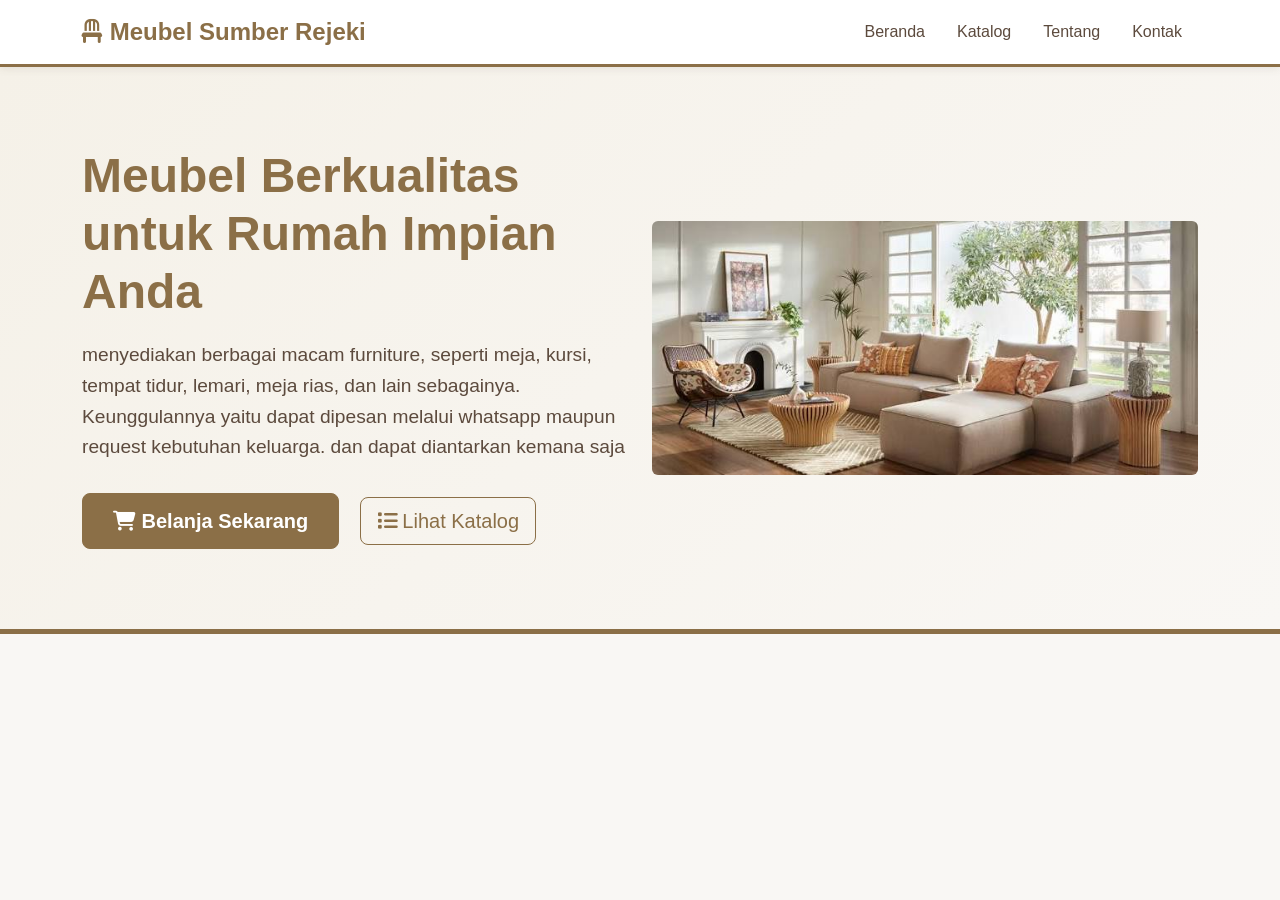
<file: index.html>
<!DOCTYPE html>
<html lang="id">
<head>
    <meta charset="UTF-8">
    <meta name="viewport" content="width=device-width, initial-scale=1.0">
    <title>Meubel Sumber Rejeki</title>

    <link href="https://cdn.jsdelivr.net/npm/bootstrap@5.3.0/dist/css/bootstrap.min.css" rel="stylesheet">
    <link rel="stylesheet" href="https://cdnjs.cloudflare.com/ajax/libs/font-awesome/6.4.0/css/all.min.css">

    <!-- CSS Eksternal -->
    <link rel="stylesheet" href="asset/css/style.css">
    <!-- Google tag (gtag.js) -->
<script async src="https://www.googletagmanager.com/gtag/js?id=G-TJ70CVEC40"></script>
<script>
  window.dataLayer = window.dataLayer || [];
  function gtag(){dataLayer.push(arguments);}
  gtag('js', new Date());

  gtag('config', 'G-TJ70CVEC40');
</script>
</head>
<body>

    <!-- Navbar -->
    <nav class="navbar navbar-expand-lg navbar-light">
        <div class="container">
            <a class="navbar-brand" href="index.html">
                <i class="fas fa-chair"></i> Meubel Sumber Rejeki
            </a>

            <button class="navbar-toggler" type="button" data-bs-toggle="collapse" data-bs-target="#navbarNav">
                <span class="navbar-toggler-icon"></span>
            </button>

            <div class="collapse navbar-collapse" id="navbarNav">
                <ul class="navbar-nav ms-auto">
                    <li class="nav-item">
                        <a class="nav-link" href="index.html">Beranda</a>
                    </li>
                    <li class="nav-item">
                        <a class="nav-link" href="kategori/kategori.html">Katalog</a>
                    </li>
                    <li class="nav-item">
                        <a class="nav-link" href="#tentang">Tentang</a>
                    </li>
                    <li class="nav-item">
                        <a class="nav-link" href="#kontak">Kontak</a>
                    </li>
                </ul>
            </div>
        </div>
    </nav>

    <!-- Hero Section -->
    <div class="hero">
        <div class="container">
            <div class="row align-items-center">

                <div class="col-lg-6">
                    <h1>Meubel Berkualitas untuk Rumah Impian Anda</h1>

                    <p>
                        menyediakan berbagai macam furniture, seperti meja, kursi, tempat tidur, lemari, meja rias, dan lain sebagainya. 
                        Keunggulannya yaitu dapat dipesan melalui whatsapp maupun request kebutuhan keluarga. dan dapat diantarkan kemana saja
                    </p>

                    <a href="kategori/kategori.html" class="btn btn-primary btn-lg me-3">
                        <i class="fas fa-shopping-cart"></i>
                        Belanja Sekarang
                    </a>

                    <a href="#katalog" class="btn btn-outline-primary btn-lg">
                        <i class="fas fa-list"></i>
                        Lihat Katalog
                    </a>
                </div>

                <div class="col-lg-6">
                    <img src="asset/images/hero.jpg"
                         alt="Meubel Sumber Rejeki"
                         class="img-fluid rounded">
                </div>

            </div>
        </div>
    </div>

    <!-- LANJUTKAN DENGAN PRODUK UNGGULAN,
         KATEGORI, TENTANG, KONTAK,
         DAN FOOTER YANG SUDAH KAMU PUNYA -->

    <script src="https://cdn.jsdelivr.net/npm/bootstrap@5.3.0/dist/js/bootstrap.bundle.min.js"></script>

</body>
</html>
</file>
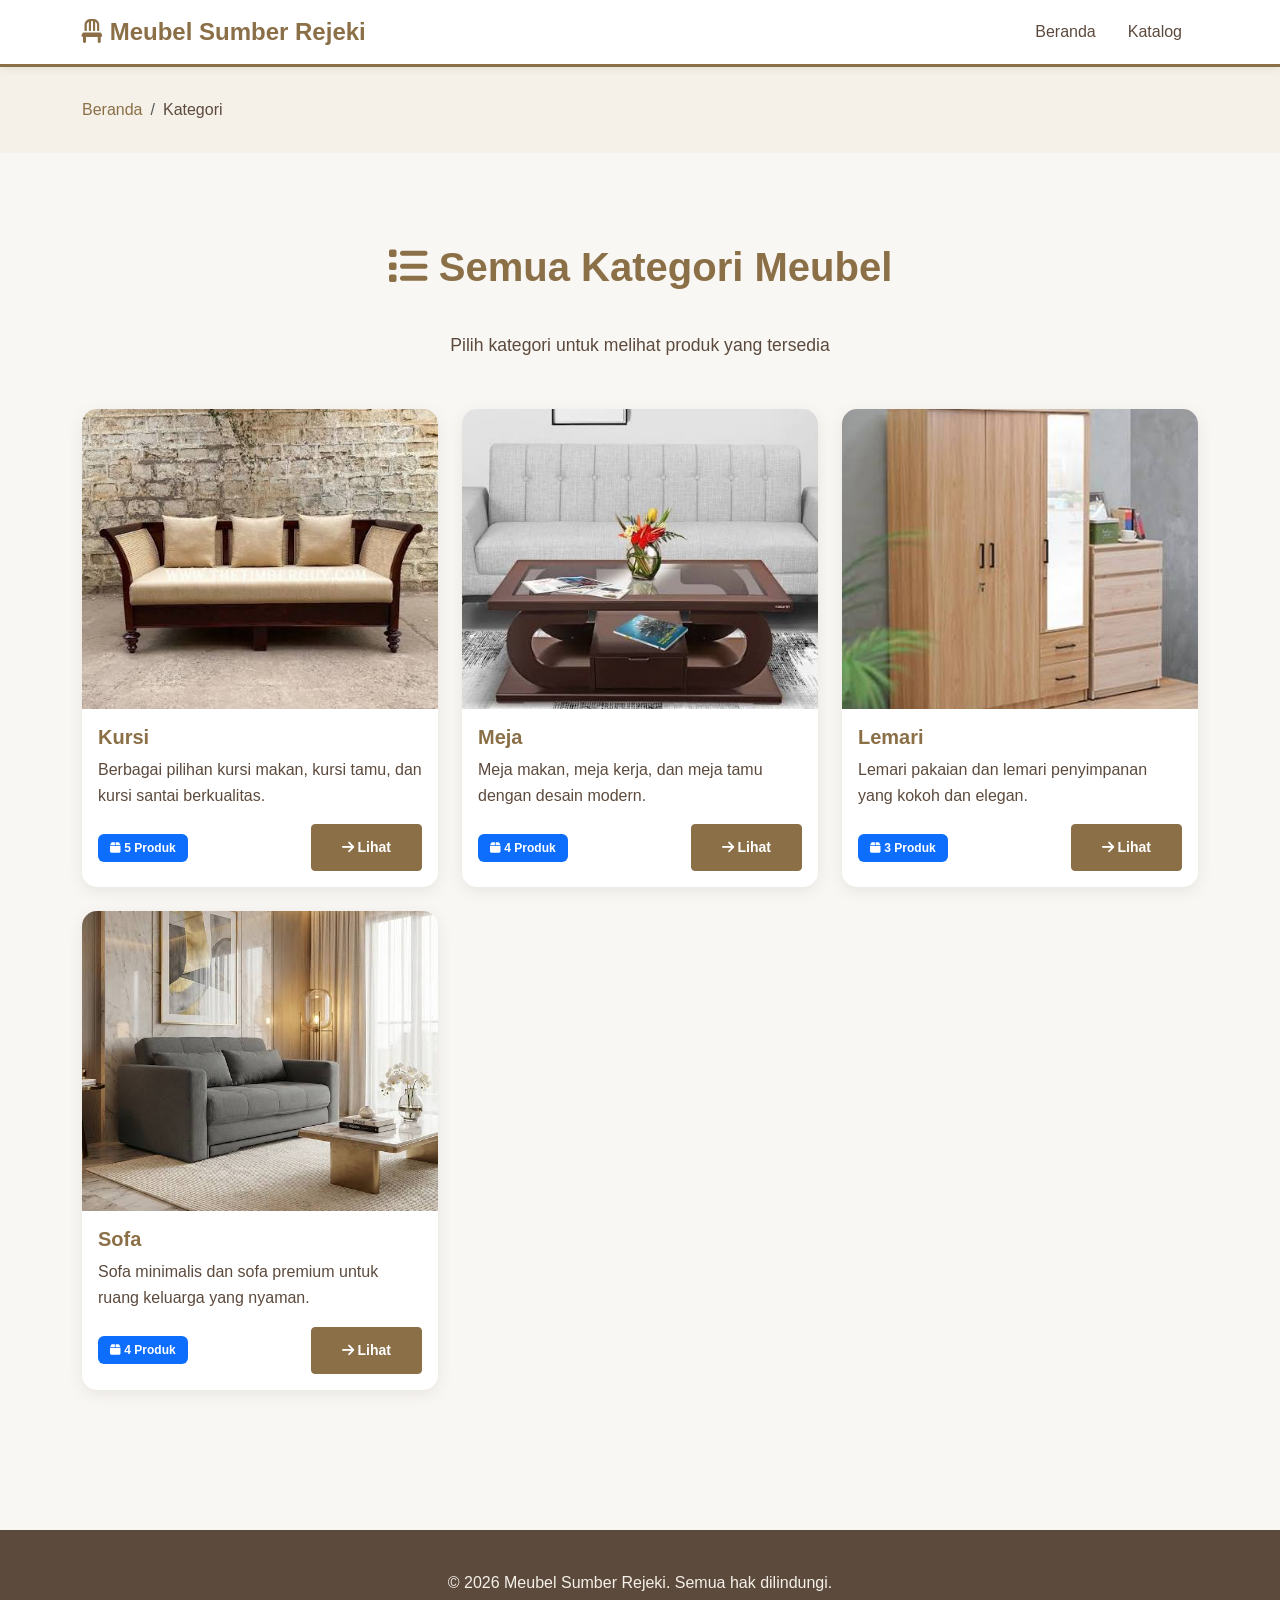
<file: kategori/kategori.html>
<!DOCTYPE html>
<html lang="id">
<head>
    <meta charset="UTF-8">
    <meta name="viewport" content="width=device-width, initial-scale=1.0">
    <title>Kategori - Meubel Sumber Rejeki</title>

    <link href="https://cdn.jsdelivr.net/npm/bootstrap@5.3.0/dist/css/bootstrap.min.css" rel="stylesheet">
    <link rel="stylesheet" href="https://cdnjs.cloudflare.com/ajax/libs/font-awesome/6.4.0/css/all.min.css">
    <link rel="stylesheet" href="../asset/css/style.css">
</head>
<body>

    <!-- Navbar -->
    <nav class="navbar navbar-expand-lg navbar-light">
        <div class="container">
            <a class="navbar-brand" href="../index.html">
                <i class="fas fa-chair"></i> Meubel Sumber Rejeki
            </a>

            <button class="navbar-toggler" type="button" data-bs-toggle="collapse" data-bs-target="#navbarNav">
                <span class="navbar-toggler-icon"></span>
            </button>

            <div class="collapse navbar-collapse" id="navbarNav">
                <ul class="navbar-nav ms-auto">
                    <li class="nav-item">
                        <a class="nav-link" href="../index.html">Beranda</a>
                    </li>
                    <li class="nav-item">
                        <a class="nav-link active" href="kategori/kategori.html">Katalog</a>
                    </li>
                </ul>
            </div>
        </div>
    </nav>

    <!-- Breadcrumb -->
    <nav aria-label="breadcrumb" class="breadcrumb">
        <div class="container">
            <ol class="breadcrumb mb-0">
                <li class="breadcrumb-item">
                    <a href="../index.html">Beranda</a>
                </li>
                <li class="breadcrumb-item active">
                    Kategori
                </li>
            </ol>
        </div>
    </nav>

    <!-- Kategori -->
    <section>
        <div class="container">

            <h2>
                <i class="fas fa-list"></i>
                Semua Kategori Meubel
            </h2>

            <p class="section-subtitle">
                Pilih kategori untuk melihat produk yang tersedia
            </p>

            <div class="row g-4">

                <!-- Kursi -->
                <div class="col-lg-4 col-md-6">
                    <a href="../produk/produk.html" class="text-decoration-none">
                        <div class="card h-100">

                            <img src="../asset/images/kursi.jpg"
                                 alt="Kursi"
                                 style="height:300px; object-fit:cover;">

                            <div class="card-body">

                                <h5 class="card-title">
                                    Kursi
                                </h5>

                                <p class="card-text">
                                    Berbagai pilihan kursi makan, kursi tamu,
                                    dan kursi santai berkualitas.
                                </p>

                                <div class="d-flex justify-content-between align-items-center">

                                    <span class="badge bg-primary">
                                        <i class="fas fa-box"></i> 5 Produk
                                    </span>

                                    <span class="btn btn-sm btn-primary">
                                        <i class="fas fa-arrow-right"></i> Lihat
                                    </span>

                                </div>

                            </div>

                        </div>
                    </a>
                </div>

                <!-- Meja -->
                <div class="col-lg-4 col-md-6">
                    <a href="../produk/produk.html" class="text-decoration-none">
                        <div class="card h-100">

                            <img src="../asset/images/meja.jpg"
                                 alt="Meja"
                                 style="height:300px; object-fit:cover;">

                            <div class="card-body">

                                <h5 class="card-title">
                                    Meja
                                </h5>

                                <p class="card-text">
                                    Meja makan, meja kerja, dan meja tamu
                                    dengan desain modern.
                                </p>

                                <div class="d-flex justify-content-between align-items-center">

                                    <span class="badge bg-primary">
                                        <i class="fas fa-box"></i> 4 Produk
                                    </span>

                                    <span class="btn btn-sm btn-primary">
                                        <i class="fas fa-arrow-right"></i> Lihat
                                    </span>

                                </div>

                            </div>

                        </div>
                    </a>
                </div>

                <!-- Lemari -->
                <div class="col-lg-4 col-md-6">
                    <a href="../produk/produk.html" class="text-decoration-none">
                        <div class="card h-100">

                            <img src="../asset/images/lemari.jpg"
                                 alt="Lemari"
                                 style="height:300px; object-fit:cover;">

                            <div class="card-body">

                                <h5 class="card-title">
                                    Lemari
                                </h5>

                                <p class="card-text">
                                    Lemari pakaian dan lemari penyimpanan
                                    yang kokoh dan elegan.
                                </p>

                                <div class="d-flex justify-content-between align-items-center">

                                    <span class="badge bg-primary">
                                        <i class="fas fa-box"></i> 3 Produk
                                    </span>

                                    <span class="btn btn-sm btn-primary">
                                        <i class="fas fa-arrow-right"></i> Lihat
                                    </span>

                                </div>

                            </div>

                        </div>
                    </a>
                </div>

                <!-- Sofa -->
                <div class="col-lg-4 col-md-6">
                    <a href="../produk/produk.html" class="text-decoration-none">
                        <div class="card h-100">

                            <img src="../asset/images/sofa.jpg"
                                 alt="Sofa"
                                 style="height:300px; object-fit:cover;">

                            <div class="card-body">

                                <h5 class="card-title">
                                    Sofa
                                </h5>

                                <p class="card-text">
                                    Sofa minimalis dan sofa premium untuk
                                    ruang keluarga yang nyaman.
                                </p>

                                <div class="d-flex justify-content-between align-items-center">

                                    <span class="badge bg-primary">
                                        <i class="fas fa-box"></i> 4 Produk
                                    </span>

                                    <span class="btn btn-sm btn-primary">
                                        <i class="fas fa-arrow-right"></i> Lihat
                                    </span>

                                </div>

                            </div>

                        </div>
                    </a>
                </div>

            </div>

        </div>
    </section>

    <!-- Footer -->
    <footer>
        <div class="container text-center">
            <p>&copy; 2026 Meubel Sumber Rejeki. Semua hak dilindungi.</p>
        </div>
    </footer>

    <script src="https://cdn.jsdelivr.net/npm/bootstrap@5.3.0/dist/js/bootstrap.bundle.min.js"></script>

</body>
</html>
</file>
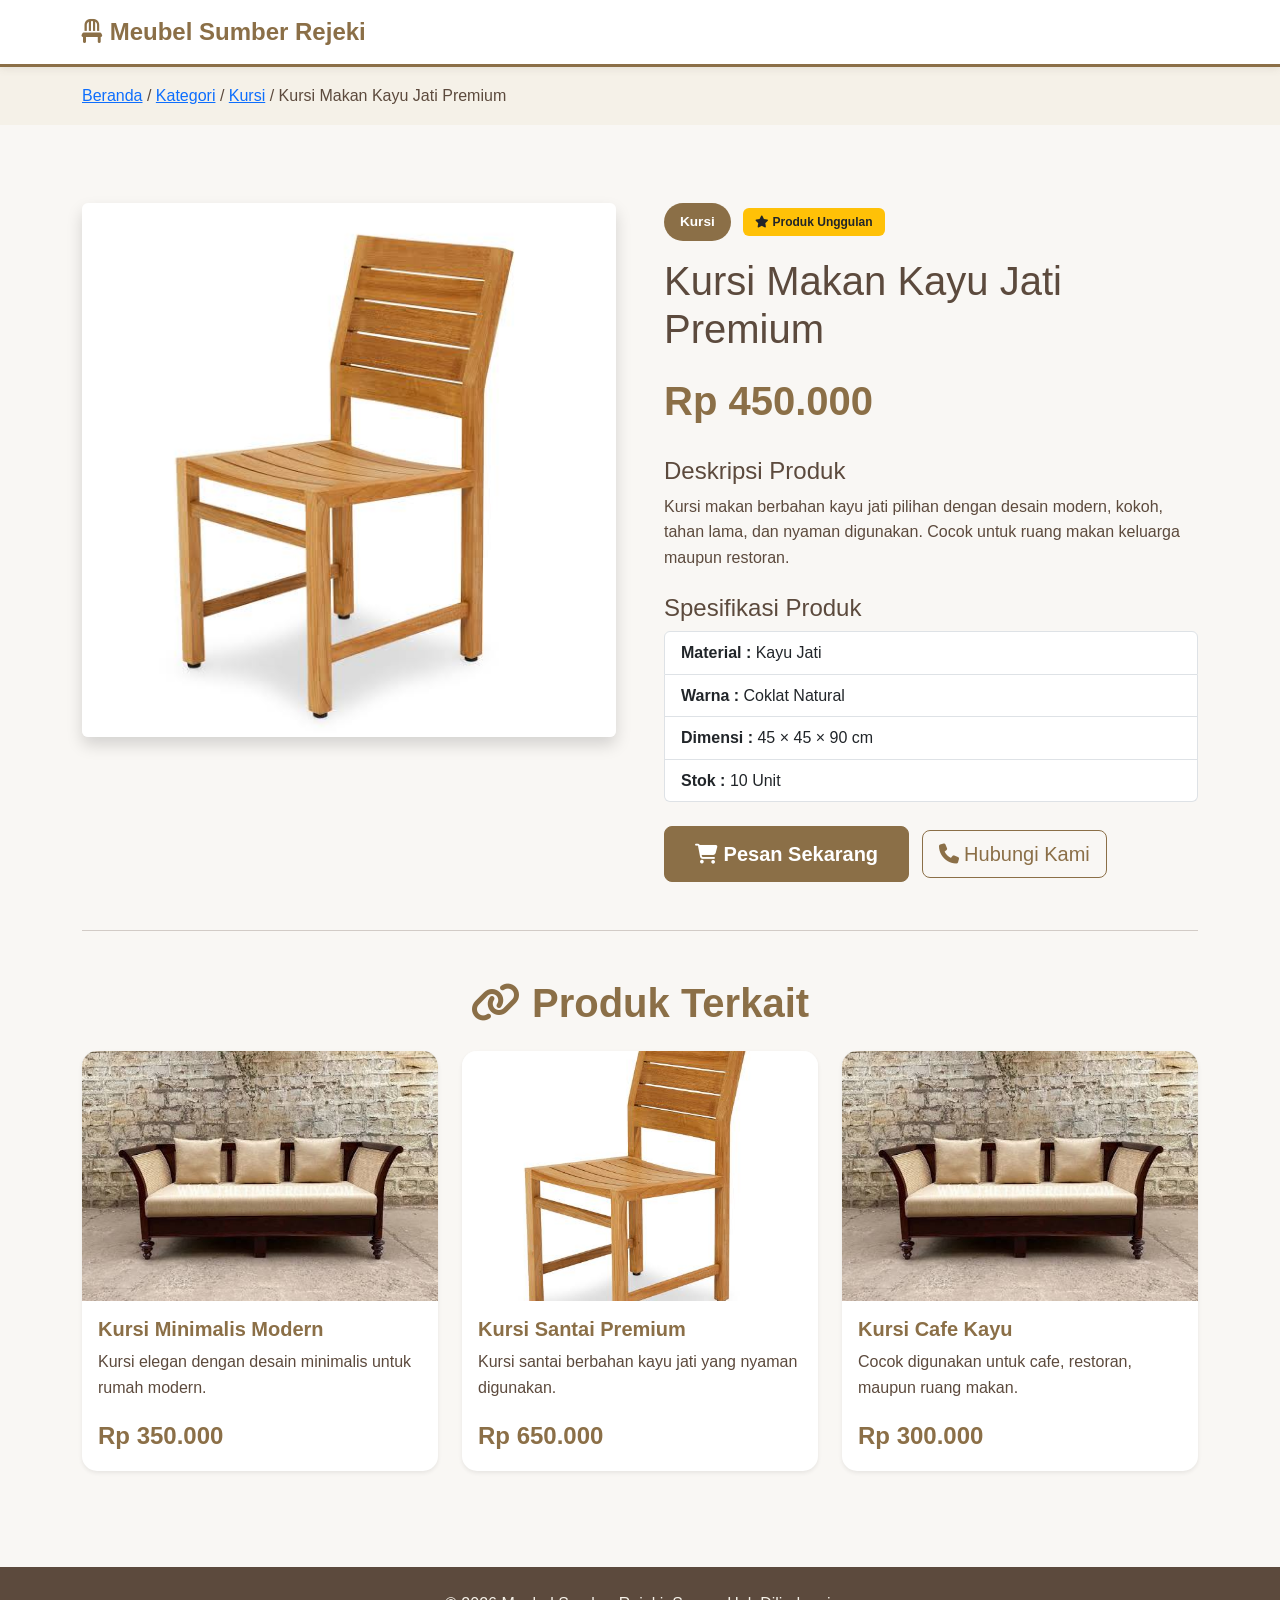
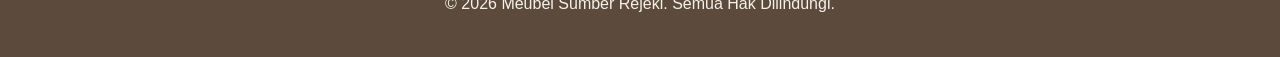
<file: produk/produk.html>
<!DOCTYPE html>
<html lang="id">
<head>
    <meta charset="UTF-8">
    <meta name="viewport" content="width=device-width, initial-scale=1.0">
    <title>Kursi Makan Kayu Jati Premium - Meubel Sumber Rejeki</title>

    <link href="https://cdn.jsdelivr.net/npm/bootstrap@5.3.0/dist/css/bootstrap.min.css" rel="stylesheet">
    <link rel="stylesheet" href="https://cdnjs.cloudflare.com/ajax/libs/font-awesome/6.4.0/css/all.min.css">
    <link rel="stylesheet" href="../asset/css/style.css">
</head>

<body>

    <!-- Navbar -->
    <nav class="navbar navbar-expand-lg navbar-light">
        <div class="container">
            <a class="navbar-brand" href="../index.html">
                <i class="fas fa-chair"></i> Meubel Sumber Rejeki
            </a>
        </div>
    </nav>

    <!-- Breadcrumb -->
    <div class="breadcrumb py-3">
        <div class="container">
            <nav>
                <a href="../index.html">Beranda</a> /
                <a href="../kategori/kategori.html">Kategori</a> /
                <a href="../kategori/kategori_detail.html">Kursi</a> /
                <span>Kursi Makan Kayu Jati Premium</span>
            </nav>
        </div>
    </div>

    <!-- Detail Produk -->
    <section class="py-5">
        <div class="container">

            <div class="row g-5">

                <!-- Gambar Produk -->
                <div class="col-lg-6">
                    <img src="../asset/images/kursi-jati.jpg"
                        alt="Kursi Jati"
                        class="img-fluid rounded shadow"
                        style="width:100%; max-height:600px; object-fit:cover;">
                </div>

                <!-- Informasi Produk -->
                <div class="col-lg-6">

                    <div class="mb-3">
                        <span class="category-badge">Kursi</span>

                        <span class="badge bg-warning text-dark ms-2">
                            <i class="fas fa-star"></i>
                            Produk Unggulan
                        </span>
                    </div>

                    <h1 class="mb-3">
                        Kursi Makan Kayu Jati Premium
                    </h1>

                    <div class="product-price mb-4" style="font-size:2.5rem;">
                        Rp 450.000
                    </div>

                    <h4>Deskripsi Produk</h4>

                    <p>
                        Kursi makan berbahan kayu jati pilihan dengan desain modern,
                        kokoh, tahan lama, dan nyaman digunakan. Cocok untuk ruang
                        makan keluarga maupun restoran.
                    </p>

                    <h4 class="mt-4">Spesifikasi Produk</h4>

                    <ul class="list-group mb-4">

                        <li class="list-group-item">
                            <strong>Material :</strong> Kayu Jati
                        </li>

                        <li class="list-group-item">
                            <strong>Warna :</strong> Coklat Natural
                        </li>

                        <li class="list-group-item">
                            <strong>Dimensi :</strong> 45 × 45 × 90 cm
                        </li>

                        <li class="list-group-item">
                            <strong>Stok :</strong> 10 Unit
                        </li>

                    </ul>

                    <button class="btn btn-primary btn-lg me-2">
                        <i class="fas fa-shopping-cart"></i>
                        Pesan Sekarang
                    </button>

                    <button class="btn btn-outline-primary btn-lg">
                        <i class="fas fa-phone"></i>
                        Hubungi Kami
                    </button>

                </div>

            </div>

            <hr class="my-5">

            <!-- Produk Terkait -->
            <h2 class="mb-4">
                <i class="fas fa-link"></i>
                Produk Terkait
            </h2>

            <div class="row g-4">

                <div class="col-md-4">

                    <div class="card h-100 shadow-sm">

                        <img src="../asset/images/kursi.jpg"
                            class="card-img-top"
                            alt="Kursi Minimalis">

                        <div class="card-body">

                            <h5 class="card-title">
                                Kursi Minimalis Modern
                            </h5>

                            <p class="card-text">
                                Kursi elegan dengan desain minimalis untuk rumah modern.
                            </p>

                            <span class="product-price">
                                Rp 350.000
                            </span>

                        </div>

                    </div>

                </div>

                <div class="col-md-4">

                    <div class="card h-100 shadow-sm">

                        <img src="../asset/images/kursi-jati.jpg"
                            class="card-img-top"
                            alt="Kursi Santai">

                        <div class="card-body">

                            <h5 class="card-title">
                                Kursi Santai Premium
                            </h5>

                            <p class="card-text">
                                Kursi santai berbahan kayu jati yang nyaman digunakan.
                            </p>

                            <span class="product-price">
                                Rp 650.000
                            </span>

                        </div>

                    </div>

                </div>

                <div class="col-md-4">

                    <div class="card h-100 shadow-sm">

                        <img src="../asset/images/kursi.jpg"
                            class="card-img-top"
                            alt="Kursi Cafe">

                        <div class="card-body">

                            <h5 class="card-title">
                                Kursi Cafe Kayu
                            </h5>

                            <p class="card-text">
                                Cocok digunakan untuk cafe, restoran, maupun ruang makan.
                            </p>

                            <span class="product-price">
                                Rp 300.000
                            </span>

                        </div>

                    </div>

                </div>

            </div>

        </div>
    </section>

    <!-- Footer -->
    <footer class="py-4 mt-5">
        <div class="container text-center">
            <p>&copy; 2026 Meubel Sumber Rejeki. Semua Hak Dilindungi.</p>
        </div>
    </footer>

    <script src="https://cdn.jsdelivr.net/npm/bootstrap@5.3.0/dist/js/bootstrap.bundle.min.js"></script>

</body>
</html>
</file>
<file: asset/css/style.css>
:root {
    --primary: #8B6F47;
    --secondary: #F5F1E8;
    --accent: #FFFFFF;
    --dark: #5C4A3D;
    --light: #F9F7F4;
}

* {
    margin: 0;
    padding: 0;
    box-sizing: border-box;
}

body {
    font-family: 'Segoe UI', Tahoma, Geneva, Verdana, sans-serif;
    background-color: var(--light);
    color: var(--dark);
    line-height: 1.6;
}

/* Navbar Styling */
.navbar {
    background-color: var(--accent);
    box-shadow: 0 2px 8px rgba(92, 74, 61, 0.1);
    border-bottom: 3px solid var(--primary);
}

.navbar-brand {
    font-weight: 700;
    font-size: 1.5rem;
    color: var(--primary) !important;
}

.nav-link {
    color: var(--dark) !important;
    font-weight: 500;
    transition: all 0.3s ease;
    margin: 0 8px;
}

.nav-link:hover {
    color: var(--primary) !important;
    text-decoration: underline;
}

/* Hero Section */
.hero {
    background: linear-gradient(135deg, var(--secondary) 0%, var(--light) 100%);
    padding: 80px 0;
    border-bottom: 5px solid var(--primary);
}

.hero h1 {
    color: var(--primary);
    font-weight: 800;
    margin-bottom: 20px;
    font-size: 3rem;
}

.hero p {
    color: var(--dark);
    font-size: 1.2rem;
    margin-bottom: 30px;
}

/* Button */
.btn-primary {
    background-color: var(--primary);
    border-color: var(--primary);
    padding: 12px 30px;
    font-weight: 600;
    transition: all 0.3s ease;
}

.btn-primary:hover {
    background-color: var(--dark);
    border-color: var(--dark);
    transform: translateY(-2px);
}

.btn-outline-primary {
    color: var(--primary);
    border-color: var(--primary);
}

.btn-outline-primary:hover {
    background-color: var(--primary);
    border-color: var(--primary);
}

/* Card Styling */
.card {
    border: none;
    border-radius: 15px;
    box-shadow: 0 4px 15px rgba(92, 74, 61, 0.1);
    transition: all 0.3s ease;
    background-color: var(--accent);
    height: 100%;
}

.card:hover {
    transform: translateY(-8px);
    box-shadow: 0 8px 25px rgba(92, 74, 61, 0.15);
}

.card-title {
    color: var(--primary);
    font-weight: 700;
}

.card-text {
    color: var(--dark);
}

.card img {
    border-radius: 15px 15px 0 0;
    height: 250px;
    object-fit: cover;
}

.product-price {
    font-size: 1.5rem;
    color: var(--primary);
    font-weight: 800;
}

/* Section Styling */
section {
    padding: 60px 0;
}

section h2 {
    color: var(--primary);
    font-weight: 800;
    margin-bottom: 40px;
    text-align: center;
    font-size: 2.5rem;
}

.section-subtitle {
    color: var(--dark);
    text-align: center;
    margin-bottom: 50px;
    font-size: 1.1rem;
}

/* Footer */
footer {
    background-color: var(--dark);
    color: var(--secondary);
    padding: 40px 0;
    margin-top: 80px;
}

footer h5 {
    color: var(--secondary);
    font-weight: 700;
    margin-bottom: 15px;
}

footer a {
    color: var(--secondary);
    text-decoration: none;
    transition: all 0.3s ease;
}

footer a:hover {
    color: var(--primary);
}

.footer-divider {
    border-top: 1px solid rgba(245, 241, 232, 0.2);
    margin-top: 30px;
    padding-top: 30px;
}

/* Breadcrumb */
.breadcrumb {
    background-color: var(--secondary);
    padding: 15px 0;
    margin-bottom: 30px;
}

.breadcrumb-item a {
    color: var(--primary);
    text-decoration: none;
}

.breadcrumb-item.active {
    color: var(--dark);
}

/* Category Badge */
.category-badge {
    display: inline-block;
    background-color: var(--primary);
    color: var(--accent);
    padding: 8px 16px;
    border-radius: 20px;
    font-weight: 600;
    font-size: 0.85rem;
}

/* Pagination */
.pagination .page-link {
    color: var(--primary);
    border-color: var(--primary);
}

.pagination .page-link:hover {
    background-color: var(--primary);
    border-color: var(--primary);
    color: var(--accent);
}

.pagination .page-item.active .page-link {
    background-color: var(--primary);
    border-color: var(--primary);
}

/* Badge */
.badge {
    background-color: var(--primary);
    padding: 8px 12px;
    font-weight: 600;
}

.badge-secondary {
    background-color: var(--secondary);
    color: var(--primary);
}
</file>
